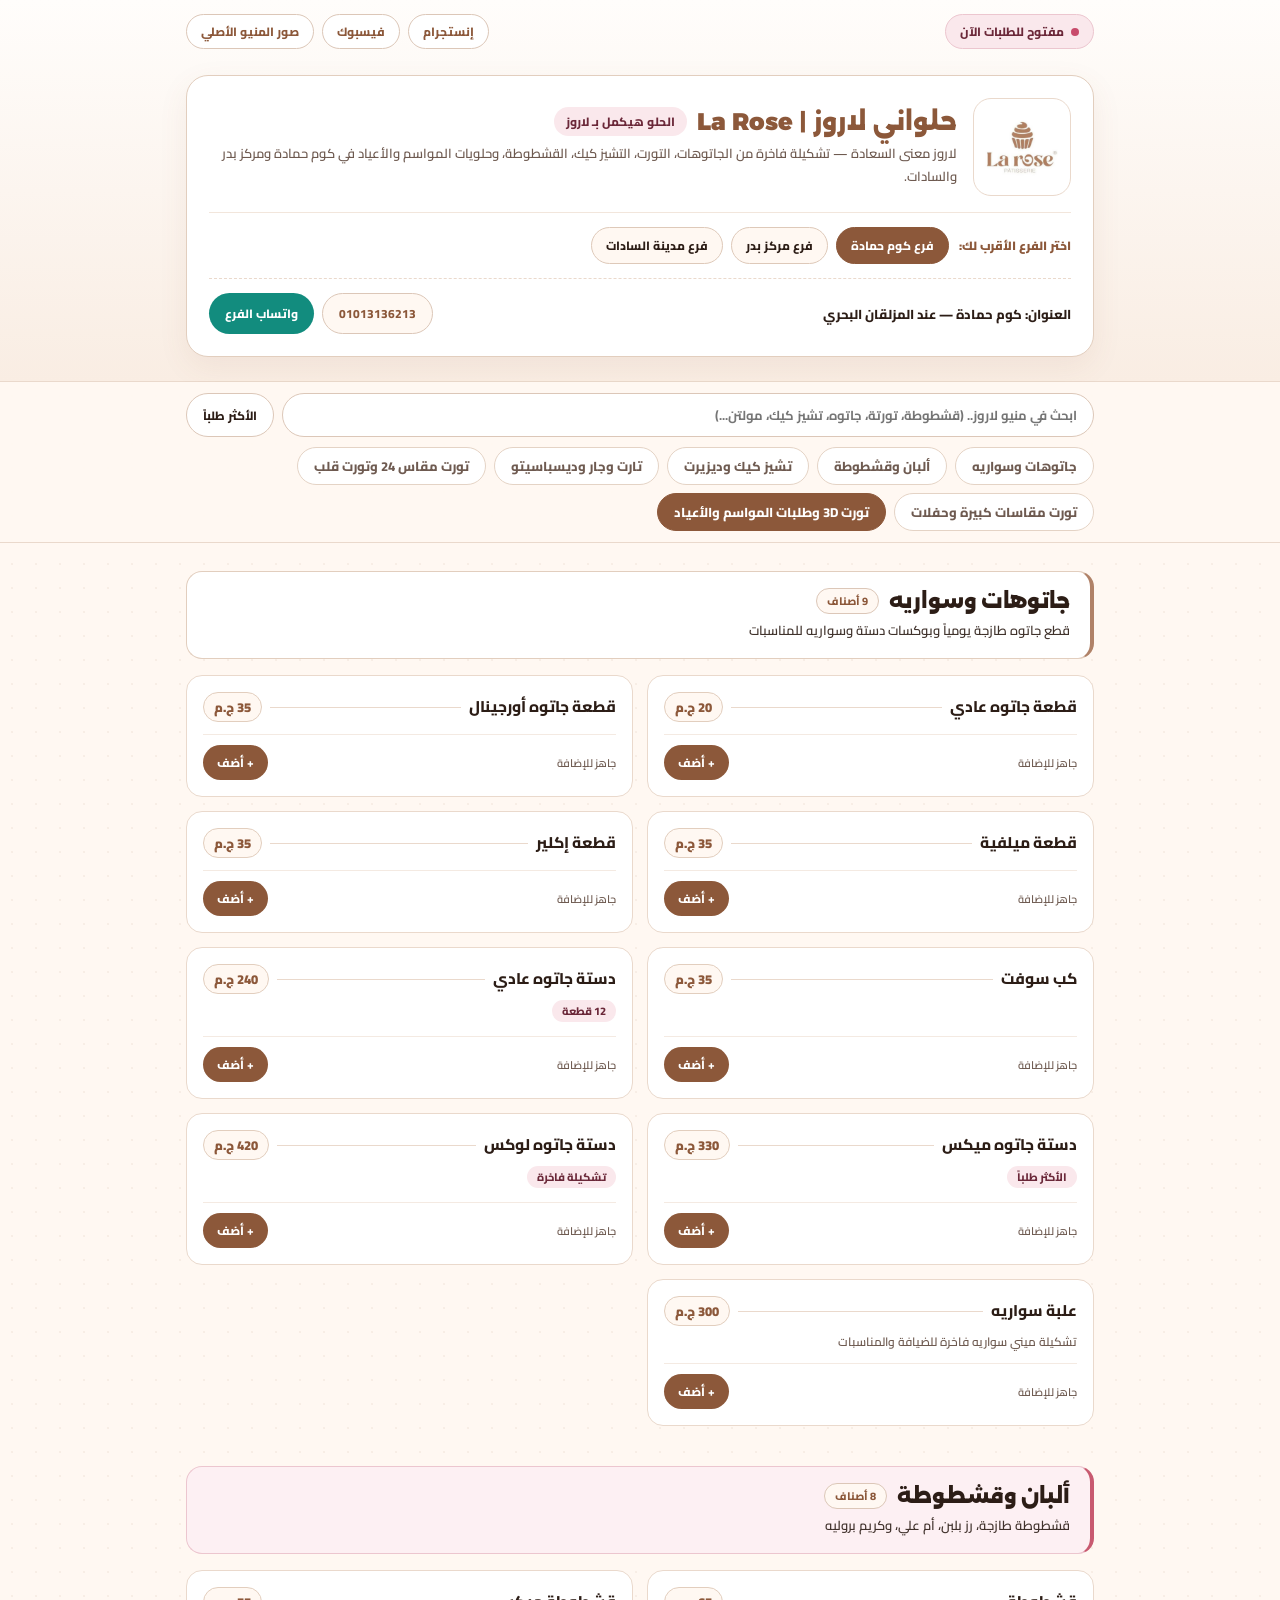
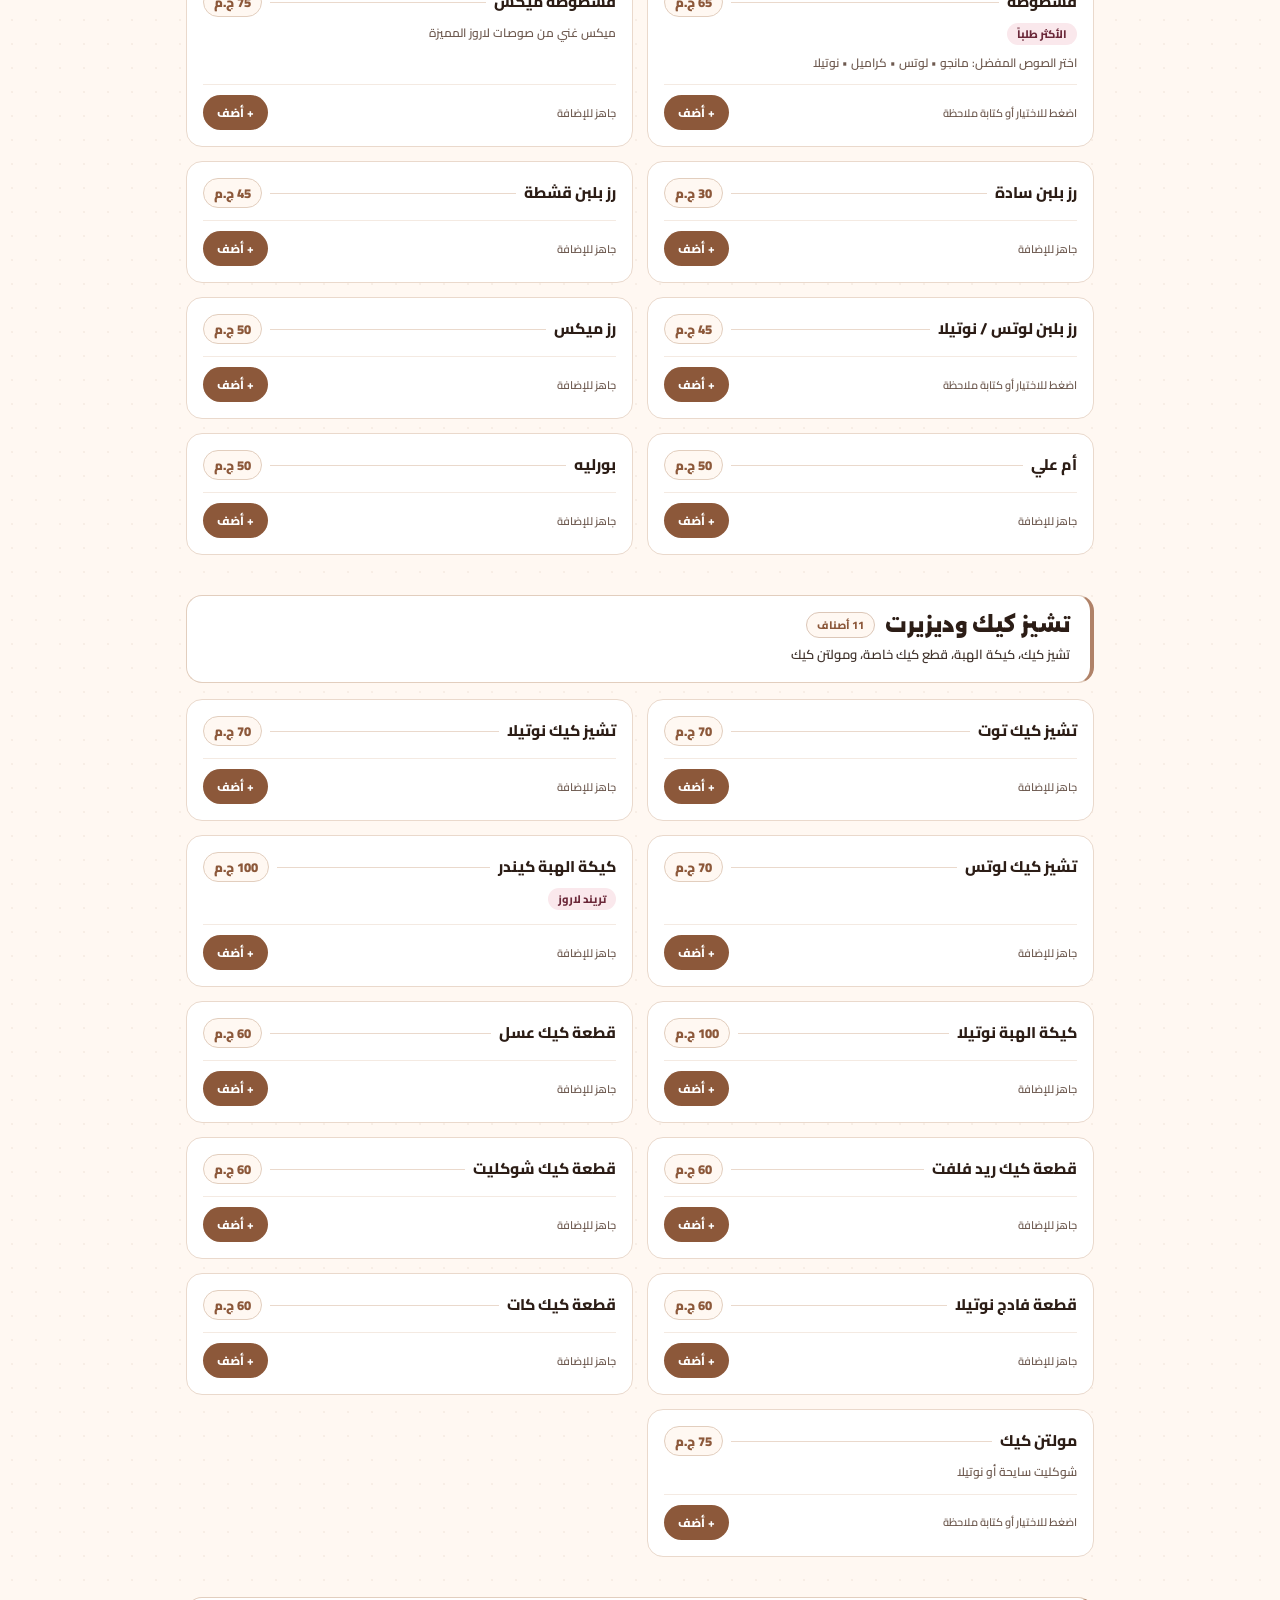
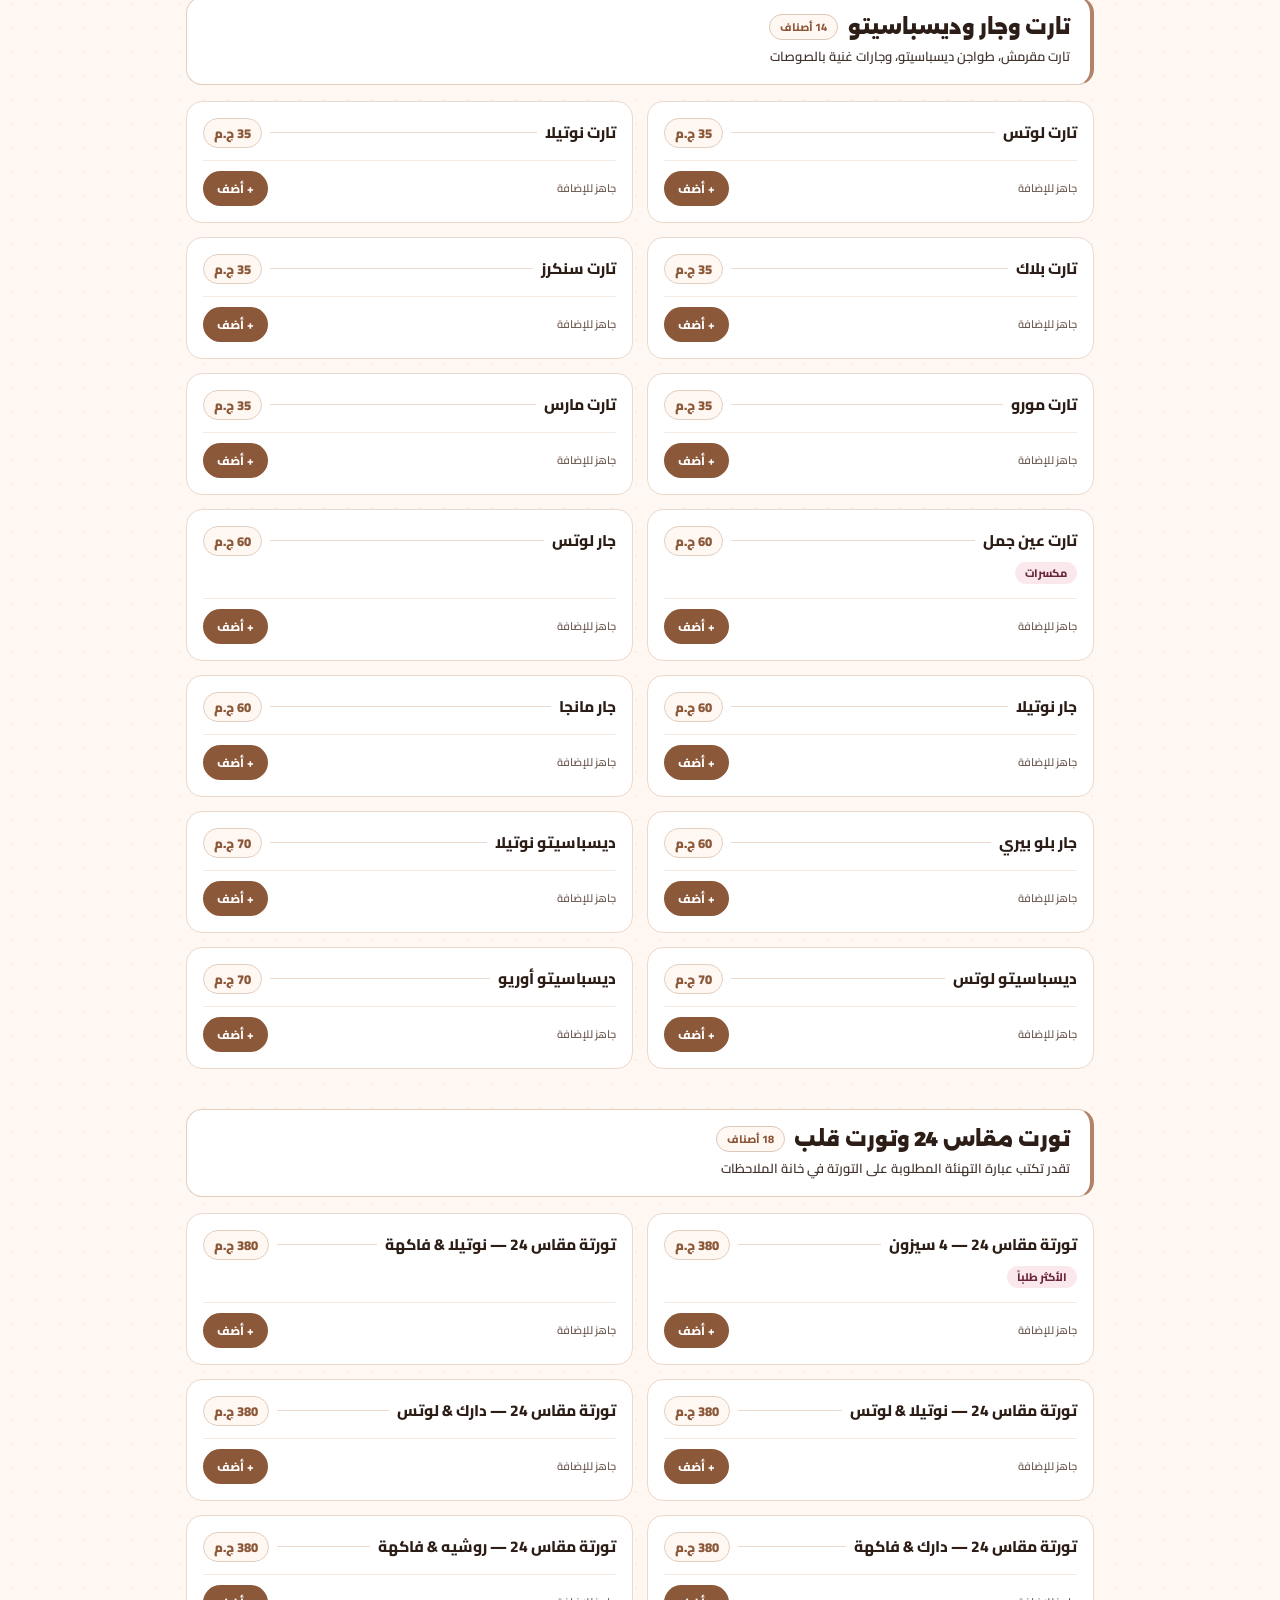
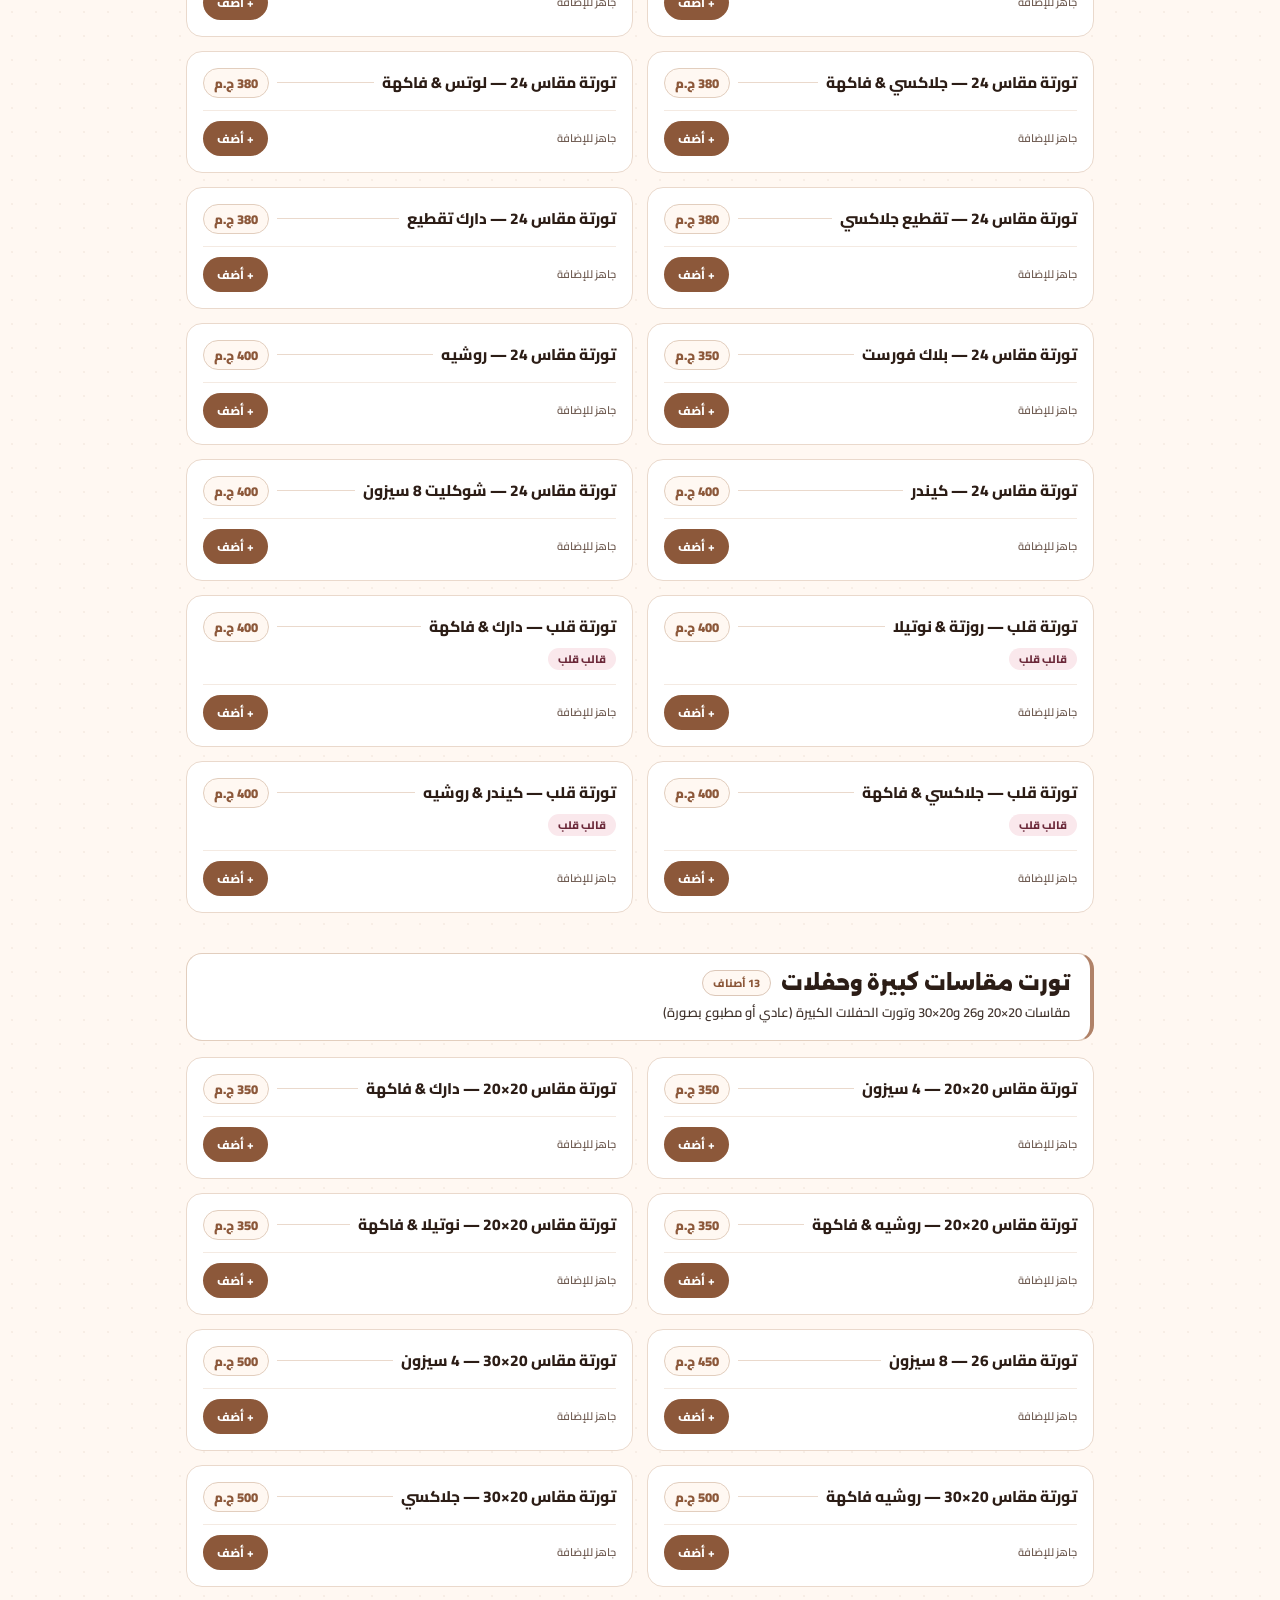
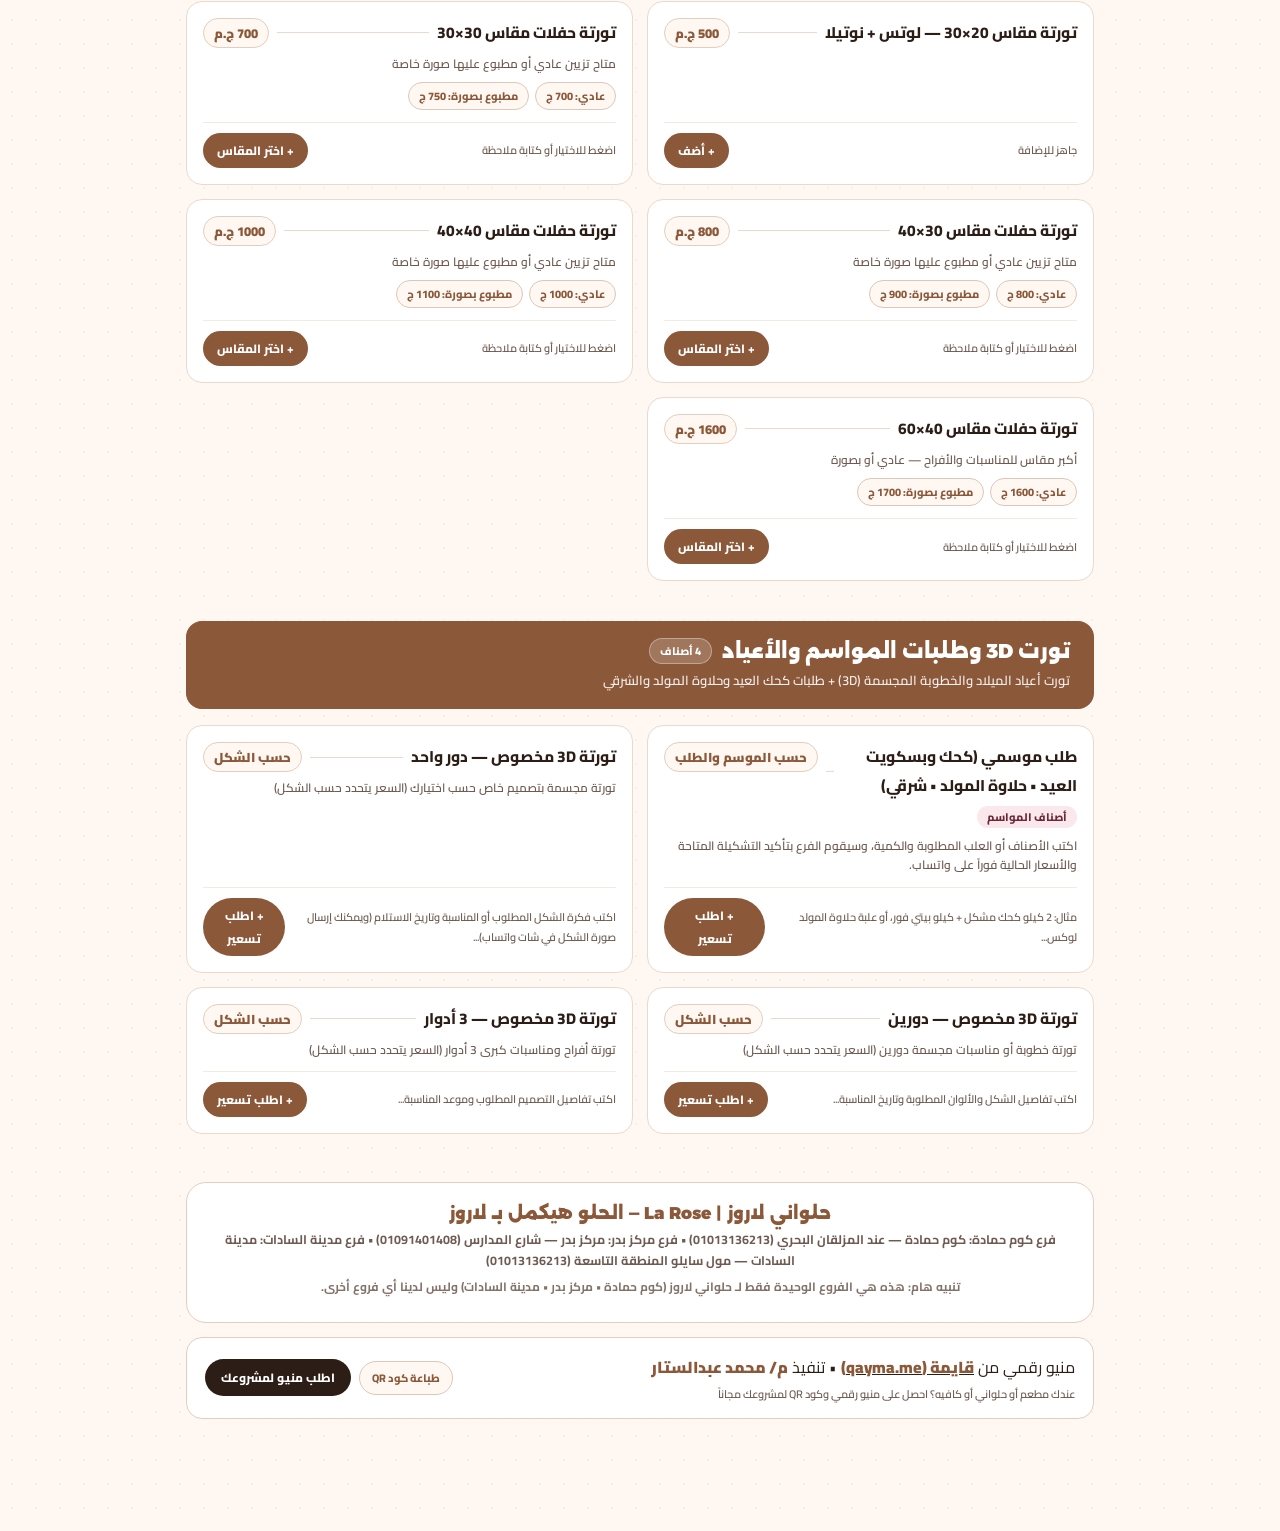
<file: index.html>
<!DOCTYPE html>
<html lang="ar" dir="rtl">
  <head>
    <meta charset="UTF-8" />
    <meta name="viewport" content="width=device-width, initial-scale=1.0" />
    <meta name="theme-color" content="#8C583A" />
    <title>حلواني لاروز La Rose — المنيو والطلب أونلاين | كوم حمادة • مركز بدر • السادات</title>
    <meta
      name="description"
      content="الحلو هيكمل بـ لاروز — تصفح منيو حلواني لاروز الكامل (الجاتوهات، التورت، القشطوطة، التشيز كيك، وطلبات المواسم) واطلب مباشرة عبر واتساب."
    />
    <meta property="og:title" content="حلواني لاروز La Rose — الحلو هيكمل بـ لاروز" />
    <meta
      property="og:description"
      content="لاروز معنى السعادة — تصفح المنيو الكامل بالأسعار واطلب توصيل أو استلام من فروع كوم حمادة ومركز بدر والسادات."
    />
    <meta property="og:url" content="https://la-rose.qayma.me/" />
    <meta property="og:image" content="https://la-rose.qayma.me/assets/logo-lockup.png" />
    <meta property="og:locale" content="ar_EG" />
    <link rel="icon" href="./assets/logo-square.png" />
    <link rel="preconnect" href="https://fonts.googleapis.com" />
    <link rel="preconnect" href="https://fonts.gstatic.com" crossorigin />
    <link
      href="https://fonts.googleapis.com/css2?family=Alexandria:wght@700;800;900&family=Cairo:wght@500;600;700;800;900&display=swap"
      rel="stylesheet"
    />
    <link rel="stylesheet" href="./styles.css" />
  </head>
  <body>
    <div id="table-banner" class="hidden"></div>

    <header id="header-root" class="site-header"></header>

    <div class="sticky-controls">
      <div class="container">
        <div class="search-row">
          <div class="search-box">
            <input
              type="text"
              id="search-input"
              placeholder="ابحث في منيو لاروز.. (قشطوطة، تورتة، جاتوه، تشيز كيك، مولتن...)"
            />
          </div>
          <button type="button" id="btn-popular" class="btn-popular">
            الأكثر طلباً
          </button>
        </div>
        <nav id="cat-strip" class="cat-strip" aria-label="أقسام المنيو"></nav>
      </div>
    </div>

    <main id="menu-root" class="container menu-main"></main>

    <footer id="footer-root" class="site-footer"></footer>

    <div id="floating-cart-root" class="floating-cart hidden"></div>

    <div id="modals-root"></div>

    <script src="./data.js"></script>
    <script src="./app.js"></script>
  </body>
</html>
</file>
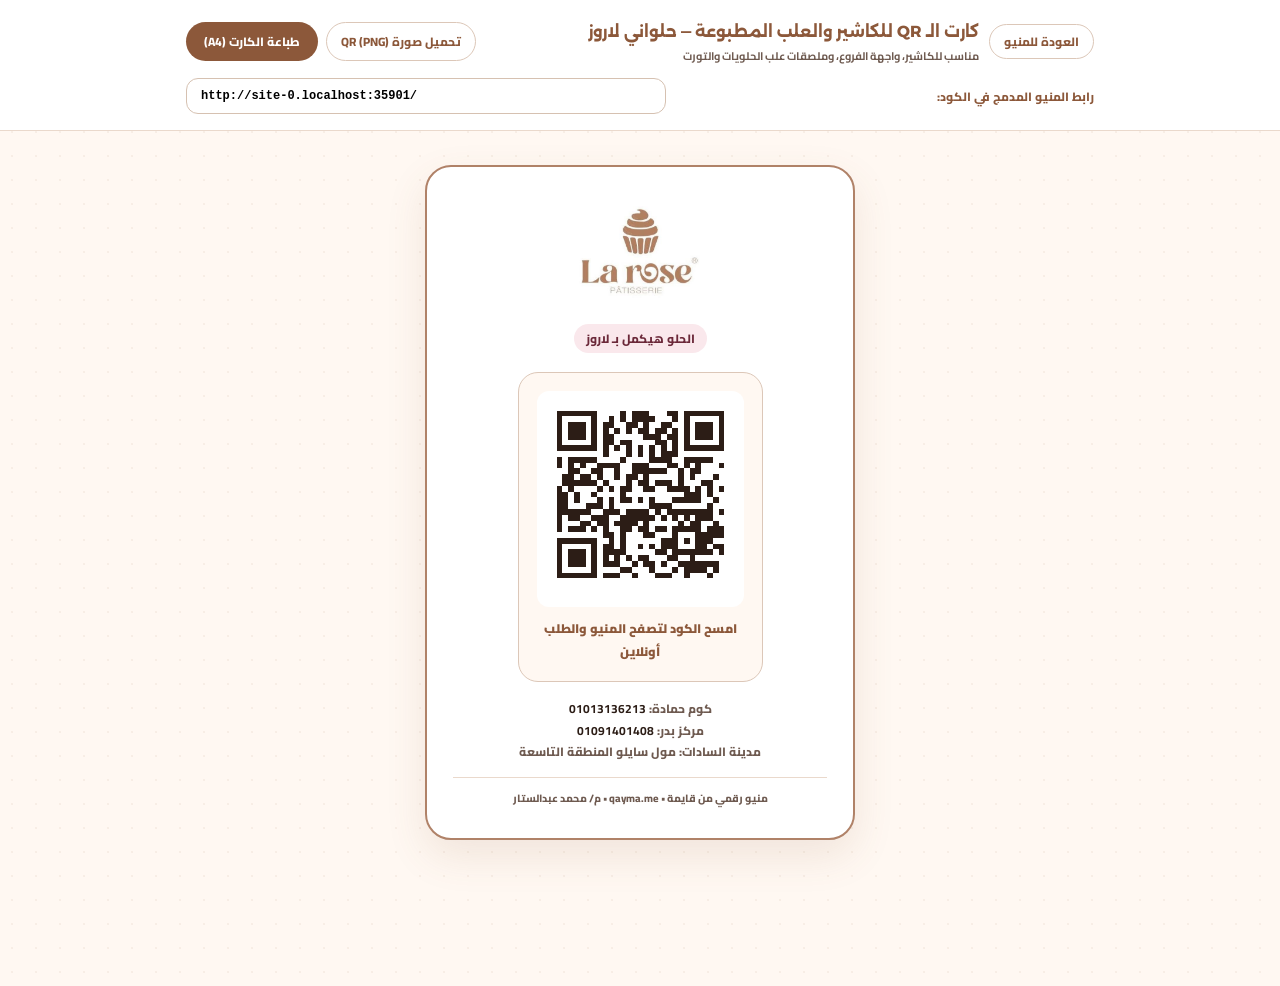
<file: qr.html>
<!DOCTYPE html>
<html lang="ar" dir="rtl">
  <head>
    <meta charset="UTF-8" />
    <meta name="viewport" content="width=device-width, initial-scale=1.0" />
    <title>استوديو طباعة الـ QR — حلواني لاروز La Rose</title>
    <link rel="icon" href="./assets/logo-square.png" />
    <link rel="preconnect" href="https://fonts.googleapis.com" />
    <link rel="preconnect" href="https://fonts.gstatic.com" crossorigin />
    <link
      href="https://fonts.googleapis.com/css2?family=Alexandria:wght@700;800;900&family=Cairo:wght@600;700;800;900&display=swap"
      rel="stylesheet"
    />
    <link rel="stylesheet" href="./styles.css" />
    <style>
      .qr-toolbar {
        background: #ffffff;
        border-bottom: 1px solid var(--border-subtle);
        padding: 16px 0;
      }
      .qr-bar-row {
        display: flex;
        flex-wrap: wrap;
        align-items: center;
        justify-content: space-between;
        gap: 12px;
      }
      .patisserie-qr-card {
        max-width: 430px;
        margin: 34px auto;
        background: #ffffff;
        color: var(--ink);
        border: 2px solid var(--brand-bronze);
        border-radius: 26px;
        box-shadow: 0 16px 40px rgba(140, 88, 58, 0.12);
        padding: 30px 26px;
        text-align: center;
      }
      .patisserie-qr-logo {
        width: 140px;
        height: auto;
        object-fit: contain;
        margin: 0 auto;
      }
      .patisserie-qr-frame {
        background: var(--paper-bg);
        border: 1px solid #dcc7b8;
        border-radius: 20px;
        padding: 18px;
        max-width: 245px;
        margin: 20px auto 0 auto;
      }
      @media print {
        .patisserie-qr-card {
          box-shadow: none !important;
        }
      }
    </style>
  </head>
  <body>
    <div class="qr-toolbar no-print">
      <div class="container">
        <div class="qr-bar-row">
          <div style="display:flex;align-items:center;gap:10px">
            <a href="./index.html" class="btn-outline-paper">العودة للمنيو</a>
            <div>
              <strong style="font-family:var(--font-display);font-size:16px;color:var(--brand-primary)">
                كارت الـ QR للكاشير والعلب المطبوعة — حلواني لاروز
              </strong>
              <div style="font-size:11px;color:var(--ink-muted);font-weight:700">
                مناسب للكاشير، واجهة الفروع، وملصقات علب الحلويات والتورت
              </div>
            </div>
          </div>

          <div style="display:flex;gap:8px">
            <button type="button" id="btn-dl-png" class="btn-outline-paper">
              تحميل صورة QR (PNG)
            </button>
            <button type="button" onclick="window.print()" class="btn-add" style="padding:8px 18px">
              طباعة الكارت (A4)
            </button>
          </div>
        </div>

        <div class="qr-bar-row" style="margin-top:12px">
          <span style="font-size:12px;font-weight:800;color:var(--brand-primary)">رابط المنيو المدمج في الكود:</span>
          <div style="display:flex;gap:8px;flex:1;max-width:480px">
            <input
              type="url"
              dir="ltr"
              id="base-url-input"
              class="text-input"
              style="font-family:monospace;font-size:12px"
            />
          </div>
        </div>
      </div>
    </div>

    <main class="container" id="qr-canvas-root"></main>

    <script src="./data.js"></script>
    <script src="./vendor/qr.js"></script>
    <script>
      (function () {
        var R = window.RESTAURANT_DATA;
        var C = window.CREDITS_CONFIG || {};
        var urlInput = document.getElementById("base-url-input");

        var defaultUrl = window.location.href
          .split("?")[0]
          .replace(/\/qr\.html$/, "/");
        urlInput.value = defaultUrl;

        function render() {
          var baseUrl = urlInput.value.trim() || defaultUrl;
          var svg = window.QaymaQR.toSVG(baseUrl, {
            margin: 2,
            dark: "#2C1D16",
            light: "#FFFFFF",
          });

          document.getElementById("qr-canvas-root").innerHTML =
            '<div class="patisserie-qr-card">' +
            '  <img class="patisserie-qr-logo" src="./assets/logo-lockup.png" alt="' + R.name + '">' +
            '  <div style="margin-top:8px"><span class="identity-tagline">' + R.tagline + '</span></div>' +
            '  <div class="patisserie-qr-frame">' +
            '    <div style="background:#fff;border-radius:12px;padding:8px">' + svg + '</div>' +
            '    <div style="margin-top:10px;font-size:12.5px;font-weight:900;color:var(--brand-primary)">امسح الكود لتصفح المنيو والطلب أونلاين</div>' +
            '  </div>' +
            '  <div style="margin-top:16px;font-size:12px;font-weight:800;color:var(--ink-muted);line-height:1.8">' +
            '    <div>كوم حمادة: <strong dir="ltr" style="color:var(--ink)">01013136213</strong></div>' +
            '    <div>مركز بدر: <strong dir="ltr" style="color:var(--ink)">01091401408</strong></div>' +
            '    <div>مدينة السادات: مول سايلو المنطقة التاسعة</div>' +
            '  </div>' +
            '  <div style="margin-top:14px;padding-top:10px;border-top:1px solid #ead9cc;font-size:10.5px;font-weight:800;color:var(--ink-muted)">منيو رقمي من قايمة • qayma.me • ' + (C.developerName || "م/ محمد عبدالستار") + '</div>' +
            '</div>';
        }

        urlInput.addEventListener("input", render);
        document.getElementById("btn-dl-png").addEventListener("click", function () {
          var baseUrl = urlInput.value.trim() || defaultUrl;
          var dataUrl = window.QaymaQR.toDataURL(baseUrl, {
            width: 700,
            margin: 2,
            dark: "#2C1D16",
            light: "#FFFFFF",
          });
          var a = document.createElement("a");
          a.href = dataUrl;
          a.download = "la-rose-menu-qr.png";
          a.click();
        });

        render();
      })();
    </script>
  </body>
</html>
</file>
<file: styles.css>
/* الهوية البصرية الراقية لـ حلواني لاروز — La Rose Pâtisserie */
:root {
  --brand-primary: #8c583a;
  --brand-bronze: #b08268;
  --brand-accent: #fae8ec;
  --brand-accent-ink: #6b2839;
  --paper-bg: #fff8f2;
  --surface: #ffffff;
  --ink: #2c1d16;
  --ink-muted: #6e5a50;
  --border-subtle: #ead9cc;
  --whatsapp: #128c7e;
  --font-body: "Cairo", "Segoe UI", Tahoma, sans-serif;
  --font-display: "Alexandria", "Cairo", sans-serif;
}

*,
*::before,
*::after {
  box-sizing: border-box;
}

html {
  scroll-behavior: smooth;
  font-family: var(--font-body);
  direction: rtl;
  max-width: 100%;
  overflow-x: clip;
}

body {
  margin: 0;
  padding: 0 0 112px 0;
  background-color: var(--paper-bg);
  background-image: radial-gradient(
    rgba(176, 130, 104, 0.09) 1px,
    transparent 1px
  );
  background-size: 24px 24px;
  color: var(--ink);
  max-width: 100%;
  overflow-x: clip;
  -webkit-tap-highlight-color: transparent;
}

button,
input,
select {
  font-family: inherit;
}

a {
  color: inherit;
  text-decoration: none;
}

.container {
  max-width: 940px;
  margin: 0 auto;
  padding: 0 16px;
}

/* Soft Patisserie Masthead */
.site-header {
  background: linear-gradient(180deg, #fffdfb 0%, #f9ede3 100%);
  color: var(--ink);
  border-bottom: 1px solid var(--border-subtle);
  padding-bottom: 24px;
}

.header-topbar {
  display: flex;
  align-items: center;
  justify-content: space-between;
  flex-wrap: wrap;
  gap: 8px;
  padding-top: 14px;
}

.status-pill {
  display: inline-flex;
  align-items: center;
  gap: 7px;
  background: var(--brand-accent);
  color: var(--brand-accent-ink);
  border: 1px solid #ecc6cf;
  border-radius: 999px;
  padding: 5px 14px;
  font-size: 12px;
  font-weight: 800;
}

.status-dot {
  width: 8px;
  height: 8px;
  border-radius: 50%;
  background: #c84b6b;
}

.btn-outline-paper {
  display: inline-flex;
  align-items: center;
  gap: 6px;
  background: #ffffff;
  color: var(--brand-primary);
  border: 1px solid #dcc7b8;
  border-radius: 999px;
  padding: 5px 14px;
  font-size: 12px;
  font-weight: 800;
  cursor: pointer;
  transition: background 0.15s ease, border-color 0.15s ease;
}

.btn-outline-paper:hover {
  background: var(--brand-accent);
  border-color: var(--brand-bronze);
}

.cover-ornament {
  height: 26px;
}

.identity-card {
  background: var(--surface);
  color: var(--ink);
  border: 1px solid #e2cebe;
  border-radius: 22px;
  box-shadow: 0 10px 30px rgba(140, 88, 58, 0.08);
  padding: 22px;
}

.identity-top {
  display: flex;
  align-items: center;
  gap: 16px;
}

.identity-logo {
  width: 86px;
  height: 86px;
  object-fit: contain;
  border: 1px solid #ead9cc;
  border-radius: 18px;
  background: #ffffff;
  padding: 6px;
  flex-shrink: 0;
}

@media (min-width: 640px) {
  .identity-logo {
    width: 98px;
    height: 98px;
  }
}

.identity-title-row {
  display: flex;
  flex-wrap: wrap;
  align-items: center;
  gap: 10px;
}

.identity-name {
  margin: 0;
  font-family: var(--font-display);
  font-size: 24px;
  font-weight: 900;
  color: var(--brand-primary);
}

.identity-tagline {
  background: var(--brand-accent);
  color: var(--brand-accent-ink);
  border-radius: 999px;
  padding: 3px 12px;
  font-size: 12px;
  font-weight: 800;
}

.identity-intro {
  margin: 6px 0 0 0;
  font-size: 13px;
  line-height: 1.7;
  color: var(--ink-muted);
  font-weight: 600;
}

/* Multi-Branch Switcher */
.branch-switcher {
  margin-top: 16px;
  padding-top: 14px;
  border-top: 1px solid #f2e6dc;
  display: flex;
  flex-wrap: wrap;
  align-items: center;
  gap: 10px;
}

.branch-switcher-label {
  font-size: 12px;
  font-weight: 900;
  color: var(--brand-primary);
}

.branch-pills {
  display: flex;
  flex-wrap: wrap;
  gap: 8px;
}

.branch-pill {
  background: var(--paper-bg);
  color: var(--ink);
  border: 1px solid #dec9b9;
  border-radius: 999px;
  padding: 6px 14px;
  font-size: 12px;
  font-weight: 800;
  cursor: pointer;
  transition: all 0.15s ease;
}

.branch-pill.active {
  background: var(--brand-primary);
  color: #ffffff;
  border-color: var(--brand-primary);
}

.identity-contact {
  margin-top: 14px;
  padding-top: 14px;
  border-top: 1px dashed #ead9cc;
  display: flex;
  flex-direction: column;
  gap: 12px;
}

@media (min-width: 640px) {
  .identity-contact {
    flex-direction: row;
    align-items: center;
    justify-content: space-between;
  }
}

.address-link {
  font-size: 13px;
  font-weight: 800;
  color: var(--ink);
}

.address-link:hover {
  color: var(--brand-primary);
}

.contact-actions {
  display: flex;
  gap: 8px;
}

.btn-call,
.btn-wa-top {
  flex: 1;
  display: inline-flex;
  align-items: center;
  justify-content: center;
  gap: 6px;
  padding: 8px 16px;
  font-size: 12px;
  font-weight: 800;
  border-radius: 999px;
  white-space: nowrap;
}

.btn-call {
  background: var(--paper-bg);
  color: var(--brand-primary);
  border: 1px solid #dcc7b8;
}

.btn-wa-top {
  background: var(--whatsapp);
  color: #ffffff;
}

/* Sticky Search & Category Strip */
.sticky-controls {
  position: sticky;
  top: 0;
  z-index: 30;
  background: rgba(255, 248, 242, 0.96);
  border-bottom: 1px solid var(--border-subtle);
  padding: 11px 0;
}

.search-row {
  display: flex;
  gap: 8px;
  margin-bottom: 10px;
}

.search-box {
  position: relative;
  flex: 1;
  min-width: 0;
}

.search-box input {
  width: 100%;
  background: #ffffff;
  border: 1px solid #dcc7b8;
  border-radius: 999px;
  padding: 9px 16px;
  font-size: 13px;
  font-weight: 700;
  color: var(--ink);
}

.search-box input:focus {
  outline: none;
  border-color: var(--brand-primary);
}

.btn-popular {
  background: #ffffff;
  color: var(--ink);
  border: 1px solid #dcc7b8;
  border-radius: 999px;
  padding: 8px 16px;
  font-size: 12px;
  font-weight: 800;
  cursor: pointer;
  white-space: nowrap;
}

.btn-popular.active {
  background: var(--brand-accent);
  color: var(--brand-accent-ink);
  border-color: #d99aa8;
}

.cat-strip {
  display: flex;
  gap: 8px;
  overflow-x: auto;
  scrollbar-width: none;
  margin: 0 -16px;
  padding: 2px 16px 4px 16px;
  -webkit-mask-image: linear-gradient(to left, #000 90%, transparent 100%);
  mask-image: linear-gradient(to left, #000 90%, transparent 100%);
}

.cat-strip::-webkit-scrollbar {
  display: none;
}

@media (min-width: 768px) {
  .cat-strip {
    flex-wrap: wrap;
    overflow-x: visible;
    margin: 0;
    padding: 0;
    -webkit-mask-image: none;
    mask-image: none;
  }
}

.cat-tab {
  background: #ffffff;
  color: var(--ink-muted);
  border: 1px solid #e4d3c5;
  border-radius: 999px;
  padding: 6px 16px;
  font-size: 13px;
  font-weight: 800;
  white-space: nowrap;
  cursor: pointer;
}

.cat-tab.active {
  background: var(--brand-primary);
  color: #ffffff;
  border-color: var(--brand-primary);
}

/* Patisserie Menu Sections */
.menu-main {
  padding-top: 28px;
}

.cat-section {
  margin-bottom: 40px;
  scroll-margin-top: 138px;
}

.cat-banner {
  background: #ffffff;
  color: var(--ink);
  border: 1px solid #e2cebe;
  border-right: 4px solid var(--brand-bronze);
  border-radius: 16px;
  padding: 16px 20px;
  margin-bottom: 16px;
  display: flex;
  flex-direction: column;
  gap: 10px;
}

.cat-banner.tone-accent {
  background: #fdf0f3;
  border-color: #ecc6cf;
  border-right: 4px solid #c85a70;
}

.cat-banner.tone-primary {
  background: var(--brand-primary);
  color: #ffffff;
  border-color: var(--brand-primary);
}

.cat-title-wrap {
  display: flex;
  align-items: center;
  gap: 10px;
  flex-wrap: wrap;
}

.cat-title {
  margin: 0;
  font-family: var(--font-display);
  font-size: 20px;
  font-weight: 900;
}

.cat-count {
  background: var(--paper-bg);
  color: var(--brand-primary);
  border: 1px solid #dcc7b8;
  border-radius: 999px;
  padding: 2px 10px;
  font-size: 11px;
  font-weight: 800;
}

.cat-banner.tone-primary .cat-count {
  background: rgba(255, 255, 255, 0.18);
  color: #ffffff;
  border-color: rgba(255, 255, 255, 0.35);
}

.cat-subtitle {
  margin: 4px 0 0 0;
  font-size: 13px;
  font-weight: 600;
  opacity: 0.9;
}

/* Items Grid */
.items-grid {
  display: grid;
  grid-template-columns: minmax(0, 1fr);
  gap: 14px;
}

@media (min-width: 768px) {
  .items-grid {
    grid-template-columns: minmax(0, 1fr) minmax(0, 1fr);
  }
}

.item-card {
  background: #ffffff;
  border: 1px solid var(--border-subtle);
  border-radius: 16px;
  padding: 16px;
  display: flex;
  justify-content: space-between;
  gap: 12px;
  cursor: pointer;
  transition: border-color 0.16s ease, box-shadow 0.16s ease;
}

.item-card:hover,
.item-card.in-cart {
  border-color: var(--brand-bronze);
  box-shadow: 0 6px 18px rgba(140, 88, 58, 0.1);
}

.item-card.sold-out {
  opacity: 0.6;
  cursor: not-allowed;
}

.item-body {
  flex: 1;
  min-width: 0;
  display: flex;
  flex-direction: column;
  justify-content: space-between;
}

.item-head {
  display: flex;
  align-items: flex-start;
  justify-content: space-between;
  gap: 8px;
}

.item-name {
  margin: 0;
  font-size: 15.5px;
  font-weight: 800;
  color: var(--ink);
  flex: 0 1 auto;
  min-width: 0;
}

.price-leader {
  flex: 1 1 12px;
  align-self: center;
  height: 1px;
  min-width: 8px;
  background: #ead9cc;
}

.item-price {
  color: var(--brand-primary);
  background: var(--paper-bg);
  border: 1px solid #e2cebe;
  border-radius: 999px;
  padding: 2px 10px;
  font-size: 13px;
  font-weight: 900;
  flex-shrink: 0;
}

.item-badge {
  display: inline-block;
  margin-top: 6px;
  background: var(--brand-accent);
  color: var(--brand-accent-ink);
  border-radius: 999px;
  padding: 1px 10px;
  font-size: 11px;
  font-weight: 800;
}

.item-desc {
  margin: 6px 0 0 0;
  font-size: 12px;
  line-height: 1.6;
  color: var(--ink-muted);
  font-weight: 600;
}

.variant-chips {
  margin-top: 9px;
  display: flex;
  flex-wrap: wrap;
  gap: 6px;
}

.variant-chip {
  background: var(--paper-bg);
  color: var(--brand-primary);
  border: 1px solid #dcc7b8;
  border-radius: 999px;
  padding: 3px 10px;
  font-size: 11px;
  font-weight: 800;
  cursor: pointer;
}

.variant-chip:hover {
  background: var(--brand-accent);
}

.item-foot {
  margin-top: 12px;
  padding-top: 10px;
  border-top: 1px solid #f4eae2;
  display: flex;
  align-items: center;
  justify-content: space-between;
  gap: 8px;
}

.item-hint {
  font-size: 11px;
  color: var(--ink-muted);
  font-weight: 600;
}

.btn-add {
  background: var(--brand-primary);
  color: #ffffff;
  border: none;
  border-radius: 999px;
  padding: 6px 14px;
  font-size: 12px;
  font-weight: 800;
  cursor: pointer;
  display: inline-flex;
  align-items: center;
  gap: 5px;
}

.btn-add.added {
  background: #6b2839;
  color: #ffffff;
}

.btn-add.disabled {
  background: #cbbab0;
  cursor: not-allowed;
}

.qty-pill {
  background: var(--brand-accent);
  color: var(--brand-accent-ink);
  border-radius: 999px;
  padding: 0 6px;
  font-size: 11px;
}

/* Footer & Credits */
.site-footer {
  margin-top: 48px;
}

.restaurant-foot-card {
  background: #ffffff;
  border: 1px solid #e2cebe;
  border-radius: 20px;
  padding: 20px;
  text-align: center;
  margin-bottom: 14px;
}

.restaurant-foot-card h3 {
  margin: 0 0 6px 0;
  font-family: var(--font-display);
  font-size: 17px;
  font-weight: 900;
  color: var(--brand-primary);
}

.restaurant-foot-card p {
  margin: 4px 0;
  font-size: 12.5px;
  color: var(--ink-muted);
  font-weight: 700;
  line-height: 1.7;
}

.credits-bar {
  background: #ffffff;
  border: 1px solid #e2cebe;
  border-radius: 16px;
  padding: 14px 18px;
  display: flex;
  flex-direction: column;
  align-items: center;
  justify-content: space-between;
  gap: 10px;
  text-align: center;
}

@media (min-width: 640px) {
  .credits-bar {
    flex-direction: row;
    text-align: right;
  }
}

.credits-text strong {
  font-weight: 900;
  color: var(--brand-primary);
}

.credits-text p {
  margin: 2px 0 0 0;
  font-size: 11px;
  color: var(--ink-muted);
  font-weight: 600;
}

.credits-actions {
  display: flex;
  align-items: center;
  gap: 8px;
}

.btn-credit-cta {
  background: var(--ink);
  color: #ffffff;
  border-radius: 999px;
  padding: 7px 16px;
  font-size: 12px;
  font-weight: 800;
  white-space: nowrap;
}

.btn-qr-link {
  background: var(--paper-bg);
  color: var(--brand-primary);
  border: 1px solid #dcc7b8;
  border-radius: 999px;
  padding: 6px 12px;
  font-size: 11px;
  font-weight: 800;
}

/* Sticky Floating Cart */
.floating-cart {
  position: fixed;
  bottom: 0;
  left: 0;
  right: 0;
  z-index: 40;
  padding: 12px 16px;
  pointer-events: none;
}

.floating-cart-inner {
  max-width: 680px;
  margin: 0 auto;
  pointer-events: auto;
}

.btn-floating-cart {
  width: 100%;
  background: var(--brand-primary);
  color: #ffffff;
  border: none;
  border-radius: 18px;
  box-shadow: 0 10px 28px rgba(44, 29, 22, 0.28);
  padding: 13px 18px;
  display: flex;
  align-items: center;
  justify-content: space-between;
  gap: 12px;
  cursor: pointer;
}

.cart-badge-count {
  width: 34px;
  height: 34px;
  background: var(--brand-accent);
  color: var(--brand-accent-ink);
  border-radius: 12px;
  display: inline-flex;
  align-items: center;
  justify-content: center;
  font-weight: 900;
  font-size: 14px;
}

.cart-bar-total {
  background: rgba(0, 0, 0, 0.22);
  color: #ffffff;
  border-radius: 12px;
  padding: 7px 12px;
  font-size: 13.5px;
  font-weight: 900;
}

/* Modals */
.modal-backdrop {
  position: fixed;
  inset: 0;
  z-index: 50;
  background: rgba(32, 20, 14, 0.62);
  display: flex;
  align-items: flex-end;
  justify-content: center;
}

@media (min-width: 640px) {
  .modal-backdrop {
    align-items: center;
    padding: 16px;
  }
}

.modal-panel {
  background: #ffffff;
  width: 100%;
  max-width: 560px;
  max-height: 92vh;
  border-radius: 22px 22px 0 0;
  display: flex;
  flex-direction: column;
  overflow: hidden;
}

@media (min-width: 640px) {
  .modal-panel {
    border-radius: 22px;
    box-shadow: 0 20px 50px rgba(32, 20, 14, 0.3);
  }
}

.modal-header {
  padding: 16px 20px;
  border-bottom: 1px solid #ead9cc;
  background: var(--paper-bg);
  display: flex;
  align-items: flex-start;
  justify-content: space-between;
  gap: 12px;
}

.modal-header.primary {
  background: var(--brand-primary);
  color: #ffffff;
  border-bottom: none;
}

.btn-close {
  width: 32px;
  height: 32px;
  background: #ffffff;
  color: var(--ink);
  border: 1px solid #dcc7b8;
  border-radius: 50%;
  font-size: 16px;
  font-weight: 900;
  cursor: pointer;
  flex-shrink: 0;
}

.modal-body {
  padding: 18px 20px;
  overflow-y: auto;
  flex: 1;
}

.modal-footer {
  padding: 14px 20px;
  border-top: 1px solid #ead9cc;
  background: var(--paper-bg);
}

.field-group {
  margin-bottom: 16px;
}

.field-label {
  display: block;
  font-size: 12px;
  font-weight: 900;
  margin-bottom: 7px;
}

.option-grid {
  display: flex;
  flex-wrap: wrap;
  gap: 8px;
}

.option-btn {
  background: #ffffff;
  color: var(--ink);
  border: 1px solid #dcc7b8;
  border-radius: 12px;
  padding: 8px 14px;
  font-size: 12px;
  font-weight: 800;
  cursor: pointer;
}

.option-btn.selected {
  background: var(--brand-primary);
  color: #ffffff;
  border-color: var(--brand-primary);
}

.addon-row {
  width: 100%;
  background: #ffffff;
  border: 1px solid #ead9cc;
  border-radius: 12px;
  padding: 9px 14px;
  margin-bottom: 7px;
  display: flex;
  align-items: center;
  justify-content: space-between;
  font-size: 12px;
  font-weight: 800;
  cursor: pointer;
}

.addon-row.selected {
  border-color: var(--brand-primary);
  background: var(--paper-bg);
}

.text-input {
  width: 100%;
  background: #ffffff;
  border: 1px solid #d6c1b1;
  border-radius: 12px;
  padding: 10px 14px;
  font-size: 13px;
  font-weight: 700;
}

.text-input:focus {
  outline: none;
  border-color: var(--brand-primary);
}

.stepper {
  display: inline-flex;
  align-items: center;
  gap: 8px;
  background: #ffffff;
  border: 1px solid #dcc7b8;
  border-radius: 12px;
  padding: 4px 8px;
}

.stepper button {
  width: 28px;
  height: 28px;
  background: var(--paper-bg);
  border: none;
  border-radius: 8px;
  font-size: 16px;
  font-weight: 900;
  cursor: pointer;
}

.btn-primary-full {
  flex: 1;
  background: var(--brand-primary);
  color: #ffffff;
  border: none;
  border-radius: 12px;
  padding: 12px 16px;
  font-size: 14px;
  font-weight: 900;
  cursor: pointer;
  display: flex;
  align-items: center;
  justify-content: space-between;
}

.cart-line {
  background: var(--paper-bg);
  border: 1px solid #ead9cc;
  border-radius: 14px;
  padding: 12px;
  margin-bottom: 9px;
  display: flex;
  align-items: center;
  justify-content: space-between;
  gap: 10px;
}

.mode-tabs {
  display: grid;
  gap: 8px;
}

.btn-wa-submit {
  width: 100%;
  background: var(--whatsapp);
  color: #ffffff;
  border: none;
  border-radius: 14px;
  padding: 13px 16px;
  font-size: 15px;
  font-weight: 900;
  cursor: pointer;
  margin-top: 10px;
}

.secondary-checkout-row {
  display: grid;
  grid-template-columns: 1fr 1fr;
  gap: 8px;
  margin-top: 8px;
}

.btn-sec {
  background: #ffffff;
  color: var(--ink);
  border: 1px solid #dcc7b8;
  border-radius: 12px;
  padding: 8px 10px;
  font-size: 12px;
  font-weight: 800;
  text-align: center;
  cursor: pointer;
}

.error-box {
  background: #fff0f3;
  border: 1px solid #d46a82;
  border-radius: 12px;
  color: #9e2a44;
  padding: 9px 12px;
  font-size: 12px;
  font-weight: 800;
  margin-top: 10px;
}

.hidden {
  display: none !important;
}

@media print {
  .no-print {
    display: none !important;
  }
  body {
    background: #ffffff !important;
    padding: 0 !important;
  }
}
</file>
